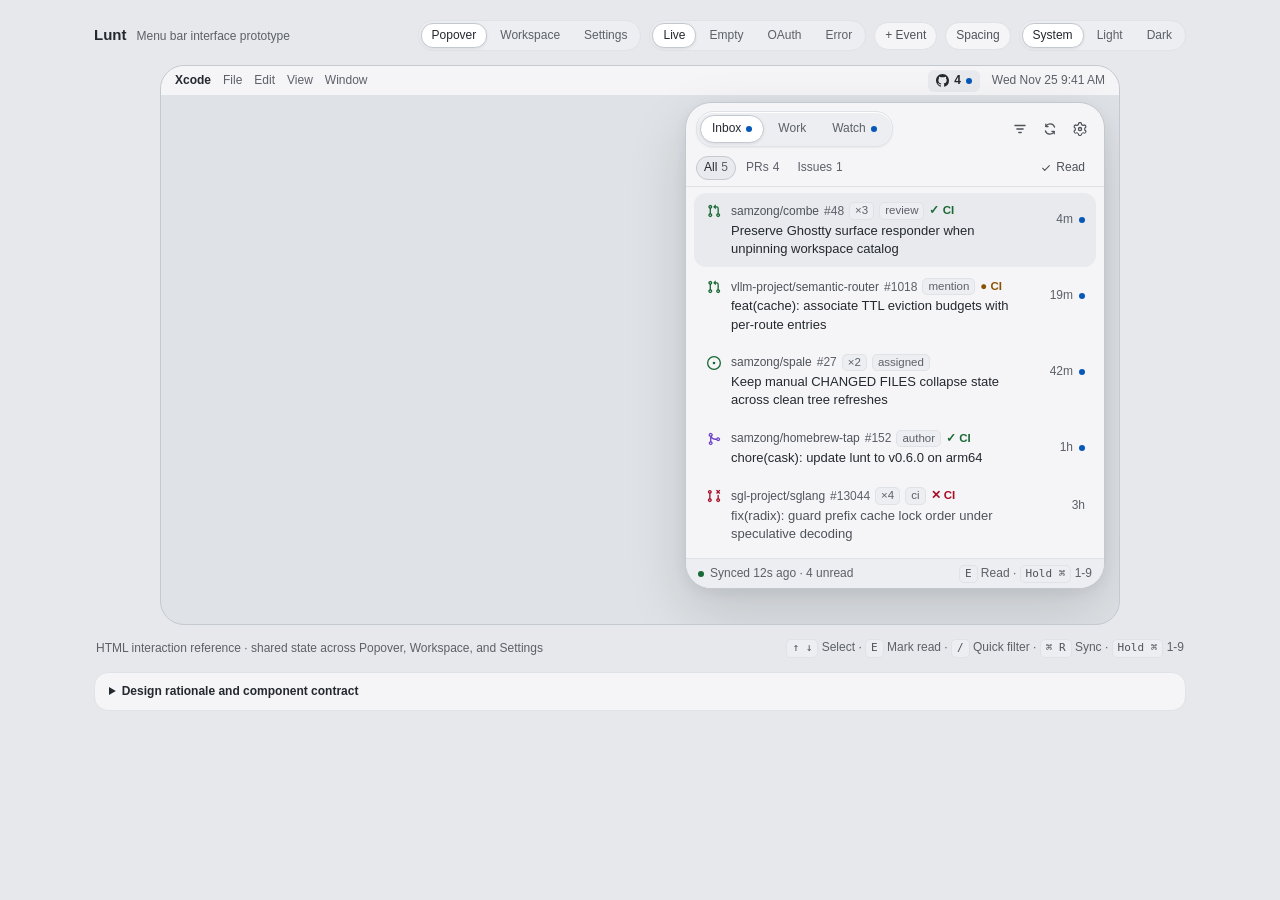
<file: prototype/index.html>
<!doctype html>
<html lang="en">
<head>
  <meta charset="utf-8">
  <meta name="viewport" content="width=device-width, initial-scale=1">
  <title>Lunt: Interface Design</title>
  <link rel="icon" href="data:,">
  <link rel="stylesheet" href="style.css">
  <link rel="stylesheet" href="windows.css">
</head>
<body>
  <main class="page-shell">
    <header class="top-note">
      <div class="note-brand">
        <h1>Lunt</h1>
        <p class="note-sub">Menu bar interface prototype</p>
      </div>
      <div class="preview-tools">
        <div class="pill-track" role="group" aria-label="Surface">
          <button type="button" class="pill-seg" data-surface="popover" aria-pressed="true">Popover</button>
          <button type="button" class="pill-seg" data-surface="workspace" aria-pressed="false">Workspace</button>
          <button type="button" class="pill-seg" data-surface="settings" aria-pressed="false">Settings</button>
        </div>
        <div class="pill-track" role="group" aria-label="Scenario">
          <button type="button" class="pill-seg" data-scene="live" aria-pressed="true">Live</button>
          <button type="button" class="pill-seg" data-scene="empty" aria-pressed="false">Empty</button>
          <button type="button" class="pill-seg" data-scene="oauth" aria-pressed="false">OAuth</button>
          <button type="button" class="pill-seg" data-scene="error" aria-pressed="false">Error</button>
        </div>
        <button type="button" class="pill-btn" id="btn-sim-event">+ Event</button>
        <button type="button" class="pill-btn" id="btn-toggle-spacing" aria-pressed="false">Spacing</button>
        <div class="pill-track" role="group" aria-label="Theme mode">
          <button type="button" class="pill-seg" data-theme-mode="system" aria-pressed="true">System</button>
          <button type="button" class="pill-seg" data-theme-mode="light" aria-pressed="false">Light</button>
          <button type="button" class="pill-seg" data-theme-mode="dark" aria-pressed="false">Dark</button>
        </div>
      </div>
    </header>

    <section id="spacing-toolbar" class="spacing-toolbar" aria-label="Geometry filter" hidden>
      <div class="pill-track" role="group" aria-label="Spacing area">
        <button type="button" class="pill-seg" data-spacing-area="all" aria-pressed="true">All areas</button>
        <button type="button" class="pill-seg" data-spacing-area="popover" aria-pressed="false">Popover chrome</button>
        <button type="button" class="pill-seg" data-spacing-area="rows" aria-pressed="false">Unified rows</button>
        <button type="button" class="pill-seg" data-spacing-area="window" aria-pressed="false">Windows</button>
      </div>
      <span id="spacing-readout" class="spacing-readout"></span>
    </section>

    <section id="desktop-stage" class="desktop-stage" aria-label="macOS interactive stage">
      <div id="macos-menubar" class="macos-menubar" role="region" aria-label="Simulated macOS menu bar">
        <div class="menubar-left">
          <span id="menubar-app-name" class="menubar-app">Xcode</span>
          <span class="menubar-menu-item">File</span>
          <span class="menubar-menu-item">Edit</span>
          <span class="menubar-menu-item">View</span>
          <span class="menubar-menu-item">Window</span>
        </div>
        <div class="menubar-right">
          <button type="button" id="status-item" class="status-item" aria-expanded="true" aria-label="Lunt menu bar"></button>
          <span class="menubar-menu-item">Wed Nov 25 9:41 AM</span>
        </div>
      </div>

      <div id="stage-banner" class="banner-toast" role="status" aria-live="polite" hidden></div>

      <div id="popover-wrap" class="popover-wrap">
        <div id="surface-popover" class="popover" role="region" aria-label="Lunt menu bar popover">
          <div id="popover-header" class="popover-header">
            <div id="main-tabs" class="nav-platter" role="tablist" aria-label="Primary sections"></div>
            <div class="header-tools">
              <button type="button" id="btn-quick-filter" class="icon-btn" title="Quick filter (/)" aria-label="Quick filter" aria-pressed="false">
                <svg viewBox="0 0 16 16" aria-hidden="true"><path d="M2.2 4h11.6M4.4 8h7.2M6.6 12h2.8"/></svg>
              </button>
              <button type="button" id="btn-sync" class="icon-btn" title="Sync now (⌘R)" aria-label="Sync now">
                <svg viewBox="0 0 16 16" aria-hidden="true"><path d="M13.2 5.8A5.4 5.4 0 0 0 3.4 4.9M2.8 10.2a5.4 5.4 0 0 0 9.8.9"/><path d="M3.2 2.6v2.6h2.6M12.8 13.4v-2.6h-2.6"/></svg>
              </button>
              <button type="button" id="btn-open-settings" class="icon-btn" title="Settings" aria-label="Open settings">
                <svg class="oct" viewBox="0 0 16 16" aria-hidden="true"><path d="M8 0a8.2 8.2 0 0 1 .701.031C9.444.095 9.99.645 10.16 1.29l.288 1.107c.018.066.079.158.212.224.231.114.454.243.668.386.123.082.233.09.299.071l1.103-.303c.644-.176 1.392.021 1.82.63.27.385.506.792.704 1.218.315.675.111 1.422-.364 1.891l-.814.806c-.049.048-.098.147-.088.294.016.257.016.515 0 .772-.01.147.038.246.088.294l.814.806c.475.469.679 1.216.364 1.891a7.977 7.977 0 0 1-.704 1.218c-.428.609-1.176.806-1.82.63l-1.103-.303c-.066-.019-.176-.011-.299.071a5.909 5.909 0 0 1-.668.386c-.133.066-.194.158-.212.224l-.288 1.107c-.17.645-.716 1.195-1.459 1.259A8.006 8.006 0 0 1 7.299 16c-.743-.064-1.289-.614-1.459-1.259l-.288-1.107c-.018-.066-.079-.158-.212-.224a5.738 5.738 0 0 1-.668-.386c-.123-.082-.233-.09-.299-.071l-1.103.303c-.644.176-1.392-.021-1.82-.63a8.12 8.12 0 0 1-.704-1.218c-.315-.675-.111-1.422.364-1.891l.814-.806c.05-.048.098-.147.088-.294a6.214 6.214 0 0 1 0-.772c.01-.147-.038-.246-.088-.294l-.814-.806C.635 6.045.431 5.298.746 4.623a7.92 7.92 0 0 1 .704-1.218c.428-.609 1.176-.806 1.82-.63l1.103.303c.066.019.176.011.299-.071.214-.143.437-.272.668-.386.133-.066.194-.158.212-.224L5.84 1.29C6.01.645 6.556.095 7.299.031A8.2 8.2 0 0 1 8 0Zm0 1.5a6.7 6.7 0 0 0-.568.025c-.085.007-.175.05-.195.125l-.289 1.107c-.147.56-.55.995-1.045 1.244-.185.092-.361.194-.53.307-.473.315-1.073.417-1.622.266l-1.103-.303c-.075-.02-.175.007-.225.078-.216.308-.403.633-.561.972-.036.078-.011.175.049.234l.815.806c.414.409.591 1.005.554 1.584a4.7 4.7 0 0 0 0 .602c.037.579-.14 1.175-.554 1.584l-.815.806c-.06.059-.085.156-.049.234.158.339.345.664.561.972.05.071.15.098.225.078l1.103-.303c.549-.151 1.149-.049 1.622.266.169.113.345.215.53.307.495.249.898.684 1.045 1.244l.289 1.107c.02.075.11.118.195.125a6.7 6.7 0 0 0 1.136 0c.085-.007.175-.05.195-.125l.289-1.107c.147-.56.55-.995 1.045-1.244.185-.092.361-.194.53-.307.473-.315 1.073-.417 1.622-.266l1.103.303c.075.02.175-.007.225-.078.216-.308.403-.633.561-.972.036-.078.011-.175-.049-.234l-.815-.806c-.414-.409-.591-1.005-.554-1.584a4.7 4.7 0 0 0 0-.602c-.037-.579.14-1.175.554-1.584l.815-.806c.06-.059.085-.156.049-.234a6.47 6.47 0 0 0-.561-.972c-.05-.071-.15-.098-.225-.078l-1.103.303c-.549.151-1.149.049-1.622-.266a4.44 4.44 0 0 0-.53-.307c-.495-.249-.898-.684-1.045-1.244l-.289-1.107c-.02-.075-.11-.118-.195-.125A6.7 6.7 0 0 0 8 1.5ZM8 5.5a2.5 2.5 0 1 1 0 5 2.5 2.5 0 0 1 0-5ZM7 8a1 1 0 1 0 2 0 1 1 0 0 0-2 0Z"/></svg>
              </button>
            </div>
          </div>

          <div id="scope-bar" class="scope-bar">
            <div id="scope-pills" class="scope-pills" role="group" aria-label="Section scope"></div>
            <div id="scope-actions" class="scope-actions"></div>
          </div>

          <div id="filter-drawer" class="filter-drawer" hidden></div>

          <div id="popover-list" class="list-viewport" role="region" aria-label="GitHub items"></div>

          <div id="popover-calm" class="calm-state" hidden></div>

          <footer id="status-strip" class="status-strip" aria-label="Sync status">
            <div class="status-left">
              <span id="popover-status-dot" class="live-dot" aria-hidden="true"></span>
              <span id="popover-status-text">Synced 12s ago · 4 unread</span>
            </div>
            <span class="status-shortcuts"><kbd>E</kbd> Read · <kbd>Hold ⌘</kbd> 1-9</span>
          </footer>
        </div>
      </div>

      <div id="surface-workspace" class="app-window" role="region" aria-label="Lunt Workspace window" hidden>
        <div class="window-chrome">
          <div class="chrome-left">
            <div class="traffic-lights" aria-hidden="true"><i></i><i></i><i></i></div>
            <div class="nav-platter" role="tablist" aria-label="Workspace mode">
              <button type="button" role="tab" class="nav-seg" data-workspace-mode="monitors" aria-selected="true">Watched Targets</button>
              <button type="button" role="tab" class="nav-seg" data-workspace-mode="searches" aria-selected="false">Saved Queries</button>
            </div>
            <span id="workspace-status" class="window-status" role="status" aria-live="polite" hidden></span>
          </div>
          <div class="header-tools">
            <button type="button" id="btn-workspace-new" class="action-secondary" aria-label="New target">
              <svg viewBox="0 0 16 16" aria-hidden="true"><path d="M8 3.2v9.6M3.2 8h9.6"/></svg>
              <span id="workspace-new-label">New target</span>
            </button>
          </div>
        </div>
        <div class="window-body">
          <aside id="workspace-sidebar" class="window-sidebar" aria-label="Targets list"></aside>
          <div id="workspace-detail" class="window-detail"></div>
        </div>
      </div>

      <div id="surface-settings" class="app-window settings-window" role="region" aria-label="Lunt Settings window" hidden>
        <div class="window-chrome">
          <div class="chrome-left">
            <div class="traffic-lights" aria-hidden="true"><i></i><i></i><i></i></div>
            <h2>Settings</h2>
            <span id="settings-status" class="window-status" role="status" aria-live="polite" hidden></span>
          </div>
        </div>
        <div class="window-body">
          <aside id="settings-sidebar" class="window-sidebar" aria-label="Settings sections"></aside>
          <div id="settings-detail" class="window-detail"></div>
        </div>
      </div>
    </section>

    <section id="spacing-inspector" class="inspector-panel" aria-label="Geometry and design contract" hidden>
      <h2>Geometry and SwiftUI contract</h2>
      <p class="note-sub">Click an ID to jump to its surface and highlight the live target box. Native coordinates are macOS pt.</p>
      <div class="table-region">
        <table>
          <thead>
            <tr>
              <th>ID</th>
              <th>Relationship</th>
              <th>Current SwiftUI</th>
              <th>Live prototype</th>
              <th>Target contract</th>
            </tr>
          </thead>
          <tbody id="spacing-tbody"></tbody>
        </table>
      </div>
    </section>

    <footer class="footnote">
      <span>HTML interaction reference · shared state across Popover, Workspace, and Settings</span>
      <span><kbd>↑ ↓</kbd> Select · <kbd>E</kbd> Mark read · <kbd>/</kbd> Quick filter · <kbd>⌘ R</kbd> Sync · <kbd>Hold ⌘</kbd> 1-9</span>
    </footer>

    <details class="contract-notes">
      <summary>Design rationale and component contract</summary>
      <div class="contract-grid">
        <div class="contract-item">
          <strong>Three-section navigation (Inbox, Work, Watch)</strong>
          <span>Merges personal activity and pinned saved queries into Work while keeping Inbox for unread notifications and Watch for external changes.</span>
        </div>
        <div class="contract-item">
          <strong>Single query configuration</strong>
          <span>Each saved query in Workspace can pin to Work and send new matches to Watch without copying query text into a separate monitor.</span>
        </div>
        <div class="contract-item">
          <strong>Unified 12 pt row layout</strong>
          <span>Removes repository discovery cards and code-search monitors so every list shares one 18 pt Octicon state axis, two-line body, and 58 pt trailing action slot.</span>
        </div>
        <div class="contract-item">
          <strong>Single Workspace window and Apple Silicon target</strong>
          <span>Combines watched targets and saved queries into one split window with inline delete confirmation, targeting arm64 on macOS 15+.</span>
        </div>
      </div>
    </details>
  </main>

  <script src="data.js"></script>
  <script src="state.js"></script>
  <script src="popover.js"></script>
  <script src="workspace.js"></script>
  <script src="settings.js"></script>
  <script src="app.js"></script>
</body>
</html>
</file>
<file: prototype/style.css>
:root,
[data-theme="light"] {
  color-scheme: light;
  --font-sans: -apple-system, BlinkMacSystemFont, "SF Pro Text", "PingFang SC", "Hiragino Sans GB", "Helvetica Neue", sans-serif;
  --font-mono: "Fira Code", ui-monospace, SFMono-Regular, Menlo, Monaco, Consolas, monospace;
  --page: #e7e8eb;
  --stage-well: #dfe2e6;
  --bg: #f5f5f7;
  --surface-subtle: #eceef1;
  --surface-selected: #e8eaee;
  --surface-elevated: #ffffff;
  --fg: #24292f;
  --text-soft: #4e535a;
  --muted: #5c6068;
  --attention: #0558b8;
  --live: #186833;
  --merged: #6e40c9;
  --closed: #a40e26;
  --pending: #8a5200;
  --line: #dfe2e6;
  --line-strong: #c4c9d0;
  --platter-edge: inset 0 1px 0 #ffffff, 0 1px 2px rgb(16 18 22 / 0.05);
  --tab-shadow: inset 0 1px 0 #ffffff, 0 1px 3px rgb(16 18 22 / 0.08);
  --popover-shadow: 0 24px 60px rgb(16 18 22 / 0.14), 0 4px 14px rgb(16 18 22 / 0.06);
  --window-shadow: 0 26px 68px rgb(16 18 22 / 0.14), 0 4px 14px rgb(16 18 22 / 0.06);
  --ease: cubic-bezier(0.22, 0.8, 0.2, 1);
  --chart-surface: #ffffff;
  --chart-text: #24292f;
  --chart-grid: #5c6068;
}

[data-theme="dark"] {
  color-scheme: dark;
  --page: #242527;
  --stage-well: #1d1f23;
  --bg: #161719;
  --surface-subtle: #1d1f23;
  --surface-selected: #23252a;
  --surface-elevated: #282a30;
  --fg: #f1f1f2;
  --text-soft: #c3c4c7;
  --muted: #9c9ea3;
  --attention: #58a6ff;
  --live: #65c888;
  --merged: #c297ff;
  --closed: #ff8e88;
  --pending: #e3b341;
  --line: #2a2c31;
  --line-strong: #3c3f46;
  --platter-edge: inset 0 1px 0 rgb(255 255 255 / 0.07), 0 1px 2px rgb(0 0 0 / 0.28);
  --tab-shadow: inset 0 1px 0 rgb(255 255 255 / 0.1), 0 1px 3px rgb(0 0 0 / 0.34);
  --popover-shadow: 0 28px 68px rgb(0 0 0 / 0.52), 0 6px 16px rgb(0 0 0 / 0.32);
  --window-shadow: 0 30px 76px rgb(0 0 0 / 0.54), 0 6px 18px rgb(0 0 0 / 0.32);
  --chart-surface: #161719;
  --chart-text: #f1f1f2;
  --chart-grid: #9c9ea3;
}

@media (prefers-color-scheme: dark) {
  :root:not([data-theme="light"]) {
    color-scheme: dark;
    --page: #242527;
    --stage-well: #1d1f23;
    --bg: #161719;
    --surface-subtle: #1d1f23;
    --surface-selected: #23252a;
    --surface-elevated: #282a30;
    --fg: #f1f1f2;
    --text-soft: #c3c4c7;
    --muted: #9c9ea3;
    --attention: #58a6ff;
    --live: #65c888;
    --merged: #c297ff;
    --closed: #ff8e88;
    --pending: #e3b341;
    --line: #2a2c31;
    --line-strong: #3c3f46;
    --platter-edge: inset 0 1px 0 rgb(255 255 255 / 0.07), 0 1px 2px rgb(0 0 0 / 0.28);
    --tab-shadow: inset 0 1px 0 rgb(255 255 255 / 0.1), 0 1px 3px rgb(0 0 0 / 0.34);
    --popover-shadow: 0 28px 68px rgb(0 0 0 / 0.52), 0 6px 16px rgb(0 0 0 / 0.32);
    --window-shadow: 0 30px 76px rgb(0 0 0 / 0.54), 0 6px 18px rgb(0 0 0 / 0.32);
    --chart-surface: #161719;
    --chart-text: #f1f1f2;
    --chart-grid: #9c9ea3;
  }
}

*,
*::before,
*::after {
  box-sizing: border-box;
}

html {
  -webkit-text-size-adjust: 100%;
  background-color: var(--page);
}

body {
  margin: 0;
  background-color: var(--page);
  color: var(--fg);
  font-family: var(--font-sans);
  font-size: 13px;
  line-height: 1.45;
  -webkit-font-smoothing: antialiased;
  font-variant-numeric: tabular-nums;
}

[hidden] {
  display: none !important;
}

details:not([open]) > *:not(summary) {
  display: none;
}

button {
  appearance: none;
  font: inherit;
  color: inherit;
  background-color: transparent;
  border: 0;
  padding: 0;
  cursor: default;
  -webkit-user-select: none;
  user-select: none;
}

:focus-visible {
  outline: 2px solid var(--attention);
  outline-offset: -2px;
}

svg {
  width: 14px;
  height: 14px;
  fill: none;
  stroke: currentColor;
  stroke-width: 1.5;
  stroke-linecap: round;
  stroke-linejoin: round;
  flex-shrink: 0;
  -webkit-user-select: none;
  user-select: none;
}

svg.oct {
  fill: currentColor;
  stroke: none;
}

code,
pre,
kbd,
.mono {
  font-family: var(--font-mono);
  font-size: 11.5px;
}

code {
  display: inline-block;
  background-color: var(--surface-subtle);
  color: var(--fg);
  border: 1px solid var(--line);
  border-radius: 5px;
  padding: 1px 5px;
  overflow-wrap: anywhere;
}

kbd {
  display: inline-block;
  color: var(--text-soft);
  background-color: var(--surface-subtle);
  border: 1px solid var(--line);
  border-radius: 5px;
  padding: 0 5px;
  font-size: 11px;
  line-height: 1.5;
}

.page-shell {
  max-width: 1140px;
  margin: 0 auto;
  padding: 20px 24px 36px;
  display: flex;
  flex-direction: column;
  gap: 14px;
}

.top-note {
  display: flex;
  flex-wrap: wrap;
  align-items: center;
  justify-content: space-between;
  gap: 10px 16px;
}

.note-brand {
  display: flex;
  align-items: baseline;
  gap: 10px;
}

h1 {
  margin: 0;
  font-size: 15px;
  line-height: 1.3;
  font-weight: 600;
  color: var(--fg);
}

h2 {
  margin: 0;
  font-size: 15px;
  line-height: 1.35;
  font-weight: 600;
  color: var(--fg);
}

h3 {
  margin: 0;
  font-size: 13px;
  line-height: 1.4;
  font-weight: 600;
  color: var(--fg);
}

.note-sub {
  margin: 0;
  font-size: 12px;
  color: var(--muted);
}

.preview-tools {
  display: flex;
  flex-wrap: wrap;
  align-items: center;
  gap: 8px;
}

.pill-track {
  display: inline-flex;
  flex-wrap: wrap;
  align-items: center;
  gap: 2px;
  padding: 2px;
  background-color: var(--surface-subtle);
  border: 1px solid var(--line);
  border-radius: 15px;
}

.pill-seg,
.pill-btn {
  font-size: 12px;
  line-height: 1.25;
  font-weight: 500;
  color: var(--muted);
  background-color: transparent;
  border: 1px solid transparent;
  border-radius: 12px;
  padding: 4px 10px;
  min-height: 24px;
  display: inline-flex;
  align-items: center;
  gap: 5px;
  white-space: nowrap;
}

.pill-btn {
  background-color: var(--bg);
  border-color: var(--line);
  border-radius: 14px;
  min-height: 28px;
  color: var(--text-soft);
}

.pill-seg:hover,
.pill-btn:hover {
  color: var(--fg);
  background-color: var(--surface-selected);
}

.pill-seg[aria-pressed="true"],
.pill-seg[aria-selected="true"] {
  background-color: var(--surface-elevated);
  color: var(--fg);
  border-color: var(--line-strong);
  box-shadow: var(--tab-shadow);
}

.pill-btn[aria-pressed="true"] {
  background-color: var(--surface-elevated);
  color: var(--attention);
  border-color: var(--attention);
}

.spacing-toolbar {
  display: flex;
  flex-wrap: wrap;
  align-items: center;
  justify-content: space-between;
  gap: 8px 14px;
  padding: 8px 12px;
  background-color: var(--bg);
  border: 1px solid var(--line);
  border-radius: 14px;
  font-size: 12px;
}

.spacing-readout {
  color: var(--text-soft);
  font-size: 12px;
}

.desktop-stage {
  position: relative;
  width: 100%;
  max-width: 960px;
  min-height: 560px;
  margin: 0 auto;
  display: flex;
  flex-direction: column;
  align-items: center;
  padding: 0 14px 20px;
  background-color: var(--stage-well);
  border: 1px solid var(--line-strong);
  border-radius: 24px;
  overflow: hidden;
}

.macos-menubar {
  width: calc(100% + 28px);
  min-height: 30px;
  padding: 2px 14px;
  display: flex;
  flex-wrap: wrap;
  align-items: center;
  justify-content: space-between;
  gap: 6px 12px;
  background-color: var(--bg);
  border-bottom: 1px solid var(--line);
  font-size: 12px;
  color: var(--text-soft);
}

.menubar-left,
.menubar-right {
  display: flex;
  align-items: center;
  gap: 12px;
}

.menubar-app {
  font-weight: 600;
  color: var(--fg);
}

.menubar-menu-item {
  color: var(--muted);
}

.status-item {
  display: inline-flex;
  align-items: center;
  gap: 5px;
  height: 22px;
  padding: 0 8px;
  border-radius: 6px;
  font-size: 12px;
  font-weight: 600;
  color: var(--fg);
}

.status-item:hover,
.status-item[aria-expanded="true"] {
  background-color: var(--surface-selected);
}

.status-item svg {
  width: 13px;
  height: 13px;
}

.status-dot {
  width: 6px;
  height: 6px;
  border-radius: 50%;
  background-color: var(--attention);
  flex-shrink: 0;
}

.banner-toast {
  position: absolute;
  top: 38px;
  right: 14px;
  z-index: 30;
  width: min(336px, calc(100% - 28px));
  padding: 10px 12px;
  display: grid;
  grid-template-columns: 30px minmax(0, 1fr) 24px;
  align-items: center;
  column-gap: 10px;
  background-color: var(--surface-elevated);
  border: 1px solid var(--line-strong);
  border-radius: 16px;
  box-shadow: var(--popover-shadow);
  font-size: 12px;
}

.banner-app-icon {
  width: 30px;
  height: 30px;
  border-radius: 8px;
  display: grid;
  place-items: center;
  background-color: var(--surface-subtle);
  border: 1px solid var(--line);
  color: var(--fg);
}

.banner-app-icon svg {
  width: 16px;
  height: 16px;
}

.banner-copy {
  min-width: 0;
  display: flex;
  flex-direction: column;
  gap: 1px;
}

.banner-copy strong {
  color: var(--fg);
  font-weight: 600;
}

.banner-copy span {
  color: var(--muted);
  overflow: hidden;
  text-overflow: ellipsis;
  white-space: nowrap;
}

.popover-wrap {
  width: 100%;
  display: flex;
  justify-content: flex-end;
  padding-top: 6px;
}

.popover {
  width: min(420px, 100%);
  min-height: 480px;
  display: flex;
  flex-direction: column;
  background-color: var(--bg);
  border: 1px solid var(--line-strong);
  border-radius: 26px;
  box-shadow: var(--popover-shadow);
  overflow: hidden;
}

.popover-header {
  min-height: 48px;
  padding: 8px 10px 4px;
  display: flex;
  align-items: center;
  justify-content: space-between;
  gap: 6px;
  flex-shrink: 0;
}

.nav-platter {
  display: inline-flex;
  align-items: center;
  gap: 2px;
  padding: 3px;
  min-width: 0;
  background-color: var(--surface-subtle);
  border: 1px solid var(--line);
  border-radius: 17px;
  box-shadow: var(--platter-edge);
}

.nav-seg {
  height: 28px;
  padding: 0 11px;
  border-radius: 14px;
  display: inline-flex;
  align-items: center;
  gap: 5px;
  font-size: 12px;
  font-weight: 500;
  color: var(--muted);
  border: 1px solid transparent;
  white-space: nowrap;
  flex-shrink: 0;
}

.nav-seg svg {
  width: 13px;
  height: 13px;
}

.nav-seg:hover {
  color: var(--fg);
  background-color: var(--surface-selected);
}

.nav-seg[aria-selected="true"] {
  background-color: var(--surface-elevated);
  color: var(--fg);
  border-color: var(--line-strong);
  box-shadow: var(--tab-shadow);
}

.header-tools {
  display: flex;
  align-items: center;
  gap: 2px;
  flex-shrink: 0;
}

.icon-btn {
  width: 28px;
  height: 28px;
  border-radius: 50%;
  display: inline-grid;
  place-items: center;
  color: var(--text-soft);
  border: 1px solid transparent;
  flex-shrink: 0;
}

.icon-btn:hover {
  background-color: var(--surface-selected);
  color: var(--fg);
}

.icon-btn:active,
.icon-btn[aria-pressed="true"] {
  background-color: var(--surface-elevated);
  border-color: var(--line-strong);
  color: var(--fg);
}

.icon-btn.spinning svg {
  animation: spin 560ms linear infinite;
}

@keyframes spin {
  to {
    transform: rotate(360deg);
  }
}

.scope-bar {
  min-height: 36px;
  padding: 4px 10px 6px;
  display: flex;
  flex-wrap: wrap;
  align-items: center;
  justify-content: space-between;
  gap: 4px 6px;
  border-bottom: 1px solid var(--line);
  flex-shrink: 0;
}

.scope-pills {
  display: flex;
  flex-wrap: wrap;
  align-items: center;
  gap: 2px;
  min-width: 0;
}

.scope-sep {
  width: 1px;
  height: 14px;
  background-color: var(--line-strong);
  margin: 0 3px;
  flex-shrink: 0;
}

.scope-pill {
  height: 24px;
  padding: 0 7px;
  border-radius: 12px;
  display: inline-flex;
  align-items: center;
  gap: 4px;
  font-size: 12px;
  font-weight: 500;
  color: var(--muted);
  border: 1px solid transparent;
  white-space: nowrap;
  flex-shrink: 0;
}

.scope-pill:hover {
  background-color: var(--surface-selected);
  color: var(--fg);
}

.scope-pill[aria-pressed="true"] {
  background-color: var(--surface-selected);
  border-color: var(--line-strong);
  color: var(--fg);
}

.scope-count {
  color: var(--muted);
  font-weight: 400;
}

.scope-actions {
  display: flex;
  align-items: center;
  gap: 2px;
  flex-shrink: 0;
}

.compact-action {
  height: 24px;
  padding: 0 8px;
  border-radius: 12px;
  display: inline-flex;
  align-items: center;
  gap: 4px;
  font-size: 12px;
  color: var(--text-soft);
  border: 1px solid transparent;
  white-space: nowrap;
}

.compact-action svg {
  width: 12px;
  height: 12px;
}

.compact-action:hover {
  background-color: var(--surface-selected);
  color: var(--fg);
}

.filter-drawer {
  padding: 6px 10px;
  display: flex;
  align-items: center;
  justify-content: space-between;
  gap: 6px;
  background-color: var(--surface-subtle);
  border-bottom: 1px solid var(--line);
  font-size: 12px;
  flex-shrink: 0;
}

.filter-presets {
  display: flex;
  flex-wrap: wrap;
  align-items: center;
  gap: 4px;
}

.list-viewport {
  flex: 1;
  min-height: 0;
  overflow-y: auto;
  padding: 6px 8px;
  display: flex;
  flex-direction: column;
  gap: 2px;
  scrollbar-width: thin;
  scrollbar-color: var(--line-strong) transparent;
}

.item-row {
  display: grid;
  grid-template-columns: 18px minmax(0, 1fr) 58px;
  align-items: start;
  column-gap: 8px;
  padding: 8px 10px;
  border-radius: 12px;
  border: 1px solid transparent;
  background-color: transparent;
}

.item-row:hover,
.item-row:focus-within,
.item-row[data-active="true"] {
  background-color: var(--surface-selected);
}

.item-row.fresh {
  box-shadow: inset 2px 0 0 var(--attention);
}

.state-glyph {
  padding-top: 2px;
  display: flex;
  align-items: center;
  justify-content: center;
}

.state-open {
  color: var(--live);
}

.state-merged {
  color: var(--merged);
}

.state-closed {
  color: var(--closed);
}

.state-pending {
  color: var(--pending);
}

.state-draft {
  color: var(--muted);
}

.state-info {
  color: var(--attention);
}

.item-main {
  min-width: 0;
  display: flex;
  flex-direction: column;
  gap: 2px;
  text-align: left;
}

.item-primary-btn {
  display: flex;
  flex-direction: column;
  gap: 2px;
  width: 100%;
  min-width: 0;
  text-align: left;
}

.meta-line {
  display: flex;
  align-items: center;
  gap: 5px;
  min-width: 0;
  font-size: 12px;
  line-height: 1.35;
  color: var(--muted);
  white-space: nowrap;
}

.meta-repo {
  overflow: hidden;
  text-overflow: ellipsis;
  color: var(--text-soft);
  font-weight: 500;
}

.meta-num {
  flex-shrink: 0;
  color: var(--muted);
}

.meta-tag {
  flex-shrink: 0;
  padding: 0 5px;
  border-radius: 5px;
  background-color: var(--surface-subtle);
  border: 1px solid var(--line);
  color: var(--muted);
  font-size: 11.5px;
}

.ci-mark {
  flex-shrink: 0;
  font-weight: 600;
  font-size: 11.5px;
}

.item-title {
  font-size: 13px;
  line-height: 1.4;
  color: var(--fg);
  font-weight: 500;
  display: -webkit-box;
  -webkit-box-orient: vertical;
  -webkit-line-clamp: 2;
  overflow: hidden;
  overflow-wrap: anywhere;
}

.item-row[data-read="true"] .item-title {
  color: var(--text-soft);
  font-weight: 400;
}

.item-trailing {
  width: 58px;
  min-height: 36px;
  display: flex;
  align-items: center;
  justify-content: flex-end;
  gap: 4px;
}

.trailing-rest {
  display: inline-flex;
  align-items: center;
  justify-content: flex-end;
  gap: 6px;
  font-size: 12px;
  color: var(--muted);
}

.trailing-actions,
.trailing-shortcut {
  display: none;
  align-items: center;
  justify-content: flex-end;
  gap: 2px;
}

.item-row:hover .trailing-rest,
.item-row:focus-within .trailing-rest {
  display: none;
}

.item-row:hover .trailing-actions,
.item-row:focus-within .trailing-actions {
  display: inline-flex;
}

.command-held .item-row[data-shortcut] .trailing-rest,
.command-held .item-row[data-shortcut] .trailing-actions {
  display: none;
}

.command-held .item-row[data-shortcut] .trailing-shortcut {
  display: inline-flex;
}

.row-icon-btn {
  width: 24px;
  height: 24px;
  border-radius: 50%;
  display: inline-grid;
  place-items: center;
  color: var(--text-soft);
}

.row-icon-btn svg {
  width: 13px;
  height: 13px;
}

.row-icon-btn:hover {
  background-color: var(--surface-elevated);
  color: var(--fg);
  box-shadow: var(--platter-edge);
}

.shortcut-cap {
  min-width: 22px;
  height: 20px;
  padding: 0 5px;
  border-radius: 10px;
  display: inline-grid;
  place-items: center;
  background-color: var(--surface-elevated);
  border: 1px solid var(--line-strong);
  color: var(--fg);
  font-size: 11.5px;
  font-weight: 600;
}
</file>
<file: prototype/windows.css>
.calm-state {
  flex: 1;
  display: flex;
  flex-direction: column;
  align-items: center;
  justify-content: center;
  gap: 10px;
  padding: 28px 24px;
  text-align: center;
}

.calm-glyph {
  width: 38px;
  height: 38px;
  border-radius: 12px;
  display: grid;
  place-items: center;
  background-color: var(--surface-subtle);
  border: 1px solid var(--line);
  color: var(--muted);
}

.calm-glyph svg {
  width: 18px;
  height: 18px;
}

.calm-title {
  margin: 0;
  font-size: 13px;
  font-weight: 600;
  color: var(--fg);
}

.calm-sub {
  margin: 0;
  max-width: 260px;
  font-size: 12px;
  color: var(--muted);
}

.device-code-box {
  padding: 8px 16px;
  border-radius: 12px;
  background-color: var(--surface-elevated);
  border: 1px solid var(--line-strong);
  box-shadow: var(--platter-edge);
  font-family: var(--font-mono);
  font-size: 15px;
  font-weight: 600;
  letter-spacing: 2px;
  color: var(--fg);
}

.calm-actions {
  display: flex;
  flex-wrap: wrap;
  justify-content: center;
  gap: 8px;
  margin-top: 4px;
}

.action-primary,
.action-secondary {
  height: 28px;
  padding: 0 12px;
  border-radius: 14px;
  display: inline-flex;
  align-items: center;
  gap: 6px;
  font-size: 12px;
  font-weight: 500;
  border: 1px solid var(--line-strong);
}

.action-primary {
  background-color: var(--surface-elevated);
  color: var(--attention);
  border-color: var(--attention);
  box-shadow: var(--tab-shadow);
}

.action-secondary {
  background-color: var(--surface-subtle);
  color: var(--fg);
}

.action-primary:hover,
.action-secondary:hover {
  background-color: var(--surface-selected);
}

.status-strip {
  min-height: 30px;
  padding: 5px 12px;
  display: flex;
  flex-wrap: wrap;
  align-items: center;
  justify-content: space-between;
  gap: 4px 8px;
  border-top: 1px solid var(--line);
  background-color: var(--surface-subtle);
  font-size: 12px;
  color: var(--muted);
  flex-shrink: 0;
}

.status-left {
  display: flex;
  align-items: center;
  gap: 6px;
  min-width: 0;
  overflow: hidden;
  text-overflow: ellipsis;
  white-space: nowrap;
}

.live-dot {
  width: 6px;
  height: 6px;
  border-radius: 50%;
  background-color: var(--live);
  flex-shrink: 0;
}

.live-dot.notice {
  background-color: var(--attention);
}

.window-status {
  font-size: 12px;
  color: var(--text-soft);
  background-color: var(--surface-subtle);
  border: 1px solid var(--line);
  border-radius: 11px;
  padding: 2px 9px;
  max-width: 100%;
  overflow: hidden;
  text-overflow: ellipsis;
  white-space: nowrap;
}

.app-window {
  width: min(900px, 100%);
  min-height: 520px;
  margin-top: 14px;
  display: flex;
  flex-direction: column;
  background-color: var(--bg);
  border: 1px solid var(--line-strong);
  border-radius: 28px;
  box-shadow: var(--window-shadow);
  overflow: hidden;
}

.app-window.settings-window {
  width: min(700px, 100%);
  min-height: 468px;
}

.window-chrome {
  min-height: 50px;
  padding: 8px 14px;
  display: flex;
  flex-wrap: wrap;
  align-items: center;
  justify-content: space-between;
  gap: 10px;
  border-bottom: 1px solid var(--line);
}

.chrome-left {
  display: flex;
  flex-wrap: wrap;
  align-items: center;
  gap: 14px;
  min-width: 0;
}

.traffic-lights {
  display: inline-flex;
  align-items: center;
  gap: 8px;
}

.traffic-lights i {
  width: 12px;
  height: 12px;
  border-radius: 50%;
  display: block;
  border: 1px solid rgb(0 0 0 / 0.12);
}

.traffic-lights i:nth-child(1) {
  background-color: #ff5f57;
}

.traffic-lights i:nth-child(2) {
  background-color: #febc2e;
}

.traffic-lights i:nth-child(3) {
  background-color: #28c840;
}

.window-body {
  flex: 1;
  display: grid;
  grid-template-columns: 244px minmax(0, 1fr);
  min-height: 0;
}

.settings-window .window-body {
  grid-template-columns: 184px minmax(0, 1fr);
}

.window-sidebar {
  padding: 10px 8px;
  display: flex;
  flex-direction: column;
  gap: 2px;
  background-color: var(--surface-subtle);
  border-right: 1px solid var(--line);
}

.sidebar-label {
  padding: 4px 10px 6px;
  font-size: 12px;
  font-weight: 600;
  color: var(--muted);
}

.side-row {
  min-height: 34px;
  padding: 4px 10px;
  border-radius: 11px;
  display: flex;
  align-items: center;
  justify-content: space-between;
  gap: 8px;
  font-size: 13px;
  color: var(--text-soft);
  border: 1px solid transparent;
  text-align: left;
}

.side-row-left {
  display: flex;
  align-items: center;
  gap: 8px;
  min-width: 0;
}

.side-row-title {
  overflow: hidden;
  text-overflow: ellipsis;
  white-space: nowrap;
}

.side-row:hover {
  background-color: var(--surface-selected);
  color: var(--fg);
}

.side-row[aria-current="true"] {
  background-color: var(--surface-elevated);
  border-color: var(--line-strong);
  color: var(--fg);
  font-weight: 500;
  box-shadow: var(--platter-edge);
}

.side-dot {
  width: 6px;
  height: 6px;
  border-radius: 50%;
  background-color: var(--muted);
  flex-shrink: 0;
}

.side-dot.live {
  background-color: var(--live);
}

.side-dot.attention {
  background-color: var(--attention);
}

.window-detail {
  padding: 16px 18px;
  display: flex;
  flex-direction: column;
  gap: 14px;
  min-width: 0;
}

.detail-header {
  display: flex;
  flex-wrap: wrap;
  align-items: flex-start;
  justify-content: space-between;
  gap: 10px 14px;
  padding-bottom: 12px;
  border-bottom: 1px solid var(--line);
}

.detail-title-group {
  display: flex;
  flex-direction: column;
  gap: 4px;
  min-width: 0;
}

.detail-meta {
  display: flex;
  flex-wrap: wrap;
  align-items: center;
  gap: 8px;
  font-size: 12px;
  color: var(--muted);
}

.detail-controls {
  display: flex;
  flex-wrap: wrap;
  align-items: center;
  gap: 6px;
}

.inline-sheet {
  padding: 12px 14px;
  display: flex;
  flex-direction: column;
  gap: 10px;
  background-color: var(--surface-subtle);
  border: 1px solid var(--line-strong);
  border-radius: 14px;
}

.sheet-row {
  display: flex;
  flex-wrap: wrap;
  align-items: center;
  justify-content: space-between;
  gap: 8px;
  font-size: 12px;
}

.error-banner {
  padding: 7px 10px;
  border-radius: 10px;
  background-color: var(--surface-elevated);
  border: 1px solid var(--closed);
  color: var(--closed);
  font-size: 12px;
  display: flex;
  flex-wrap: wrap;
  align-items: center;
  justify-content: space-between;
  gap: 8px;
}

.filter-chip-row {
  display: flex;
  flex-wrap: wrap;
  align-items: center;
  gap: 6px;
}

.settings-group {
  display: flex;
  flex-direction: column;
  background-color: var(--surface-subtle);
  border: 1px solid var(--line);
  border-radius: 14px;
  overflow: hidden;
}

.settings-row {
  padding: 10px 14px;
  display: flex;
  flex-wrap: wrap;
  align-items: center;
  justify-content: space-between;
  gap: 8px 14px;
  border-bottom: 1px solid var(--line);
}

.settings-row:last-child {
  border-bottom: 0;
}

.settings-label-block {
  flex: 1 1 200px;
  display: flex;
  flex-direction: column;
  gap: 2px;
  min-width: 0;
}

.settings-label {
  font-size: 13px;
  font-weight: 500;
  color: var(--fg);
}

.settings-hint {
  font-size: 12px;
  color: var(--muted);
}

.switch-btn {
  height: 24px;
  padding: 0 10px;
  border-radius: 12px;
  font-size: 12px;
  font-weight: 500;
  background-color: var(--bg);
  border: 1px solid var(--line-strong);
  color: var(--muted);
  white-space: nowrap;
}

.switch-btn[aria-pressed="true"] {
  background-color: var(--surface-elevated);
  border-color: var(--live);
  color: var(--live);
}

.geom-highlight {
  box-shadow: inset 0 0 0 2px var(--attention) !important;
}

.inspector-panel {
  display: flex;
  flex-direction: column;
  gap: 10px;
  padding: 14px 16px;
  background-color: var(--bg);
  border: 1px solid var(--line);
  border-radius: 16px;
}

.table-region {
  overflow-x: auto;
  max-width: 100%;
  border: 1px solid var(--line);
  border-radius: 12px;
  background-color: var(--bg);
}

.table-region table {
  width: 100%;
  min-width: 620px;
  border-collapse: collapse;
  font-size: 12px;
  color: var(--fg);
}

.table-region th,
.table-region td {
  padding: 8px 10px;
  text-align: left;
  border-bottom: 1px solid var(--line);
  vertical-align: top;
}

.table-region thead th {
  background-color: var(--surface-subtle);
  font-weight: 600;
  color: var(--text-soft);
  border-bottom: 1px solid var(--line-strong);
  white-space: nowrap;
}

.table-region tr[data-selected="true"] td {
  background-color: var(--surface-selected);
}

.metric-id-btn {
  font-family: var(--font-mono);
  font-size: 11.5px;
  font-weight: 600;
  color: var(--attention);
  padding: 1px 6px;
  border-radius: 6px;
  background-color: var(--surface-subtle);
  border: 1px solid var(--line);
}

.metric-id-btn:hover {
  background-color: var(--surface-elevated);
  border-color: var(--attention);
}

.footnote {
  display: flex;
  flex-wrap: wrap;
  align-items: center;
  justify-content: space-between;
  gap: 6px 16px;
  padding: 0 2px;
  font-size: 12px;
  color: var(--muted);
}

.contract-notes {
  padding: 10px 14px;
  background-color: var(--bg);
  border: 1px solid var(--line);
  border-radius: 14px;
  font-size: 12px;
  color: var(--text-soft);
}

.contract-notes summary {
  cursor: default;
  font-weight: 600;
  color: var(--fg);
}

.contract-grid {
  margin-top: 10px;
  display: grid;
  grid-template-columns: repeat(auto-fit, minmax(240px, 1fr));
  gap: 10px 16px;
}

.contract-item {
  display: flex;
  flex-direction: column;
  gap: 3px;
}

.contract-item strong {
  color: var(--fg);
  font-weight: 600;
}

@media (max-width: 760px) {
  .page-shell {
    padding: 12px 12px 28px;
  }

  .desktop-stage {
    padding: 0 8px 16px;
    min-height: 0;
  }

  .banner-toast {
    top: 36px;
    right: 8px;
    width: calc(100% - 16px);
  }

  .menubar-menu-item {
    display: none;
  }

  .popover-wrap {
    justify-content: center;
  }

  .popover {
    min-height: 440px;
    border-radius: 22px;
  }

  .popover-header {
    padding: 8px 8px 4px;
    gap: 4px;
  }

  .popover-header .nav-seg {
    padding: 0 8px;
    gap: 4px;
  }

  .popover-header .icon-btn {
    width: 25px;
    height: 25px;
  }

  .status-shortcuts {
    display: none;
  }

  .window-body,
  .settings-window .window-body {
    grid-template-columns: 1fr;
  }

  .window-sidebar {
    border-right: 0;
    border-bottom: 1px solid var(--line);
  }
}

@media (prefers-reduced-motion: reduce) {
  *,
  *::before,
  *::after {
    animation-duration: 0.01ms !important;
    transition-duration: 0.01ms !important;
  }
}
</file>
